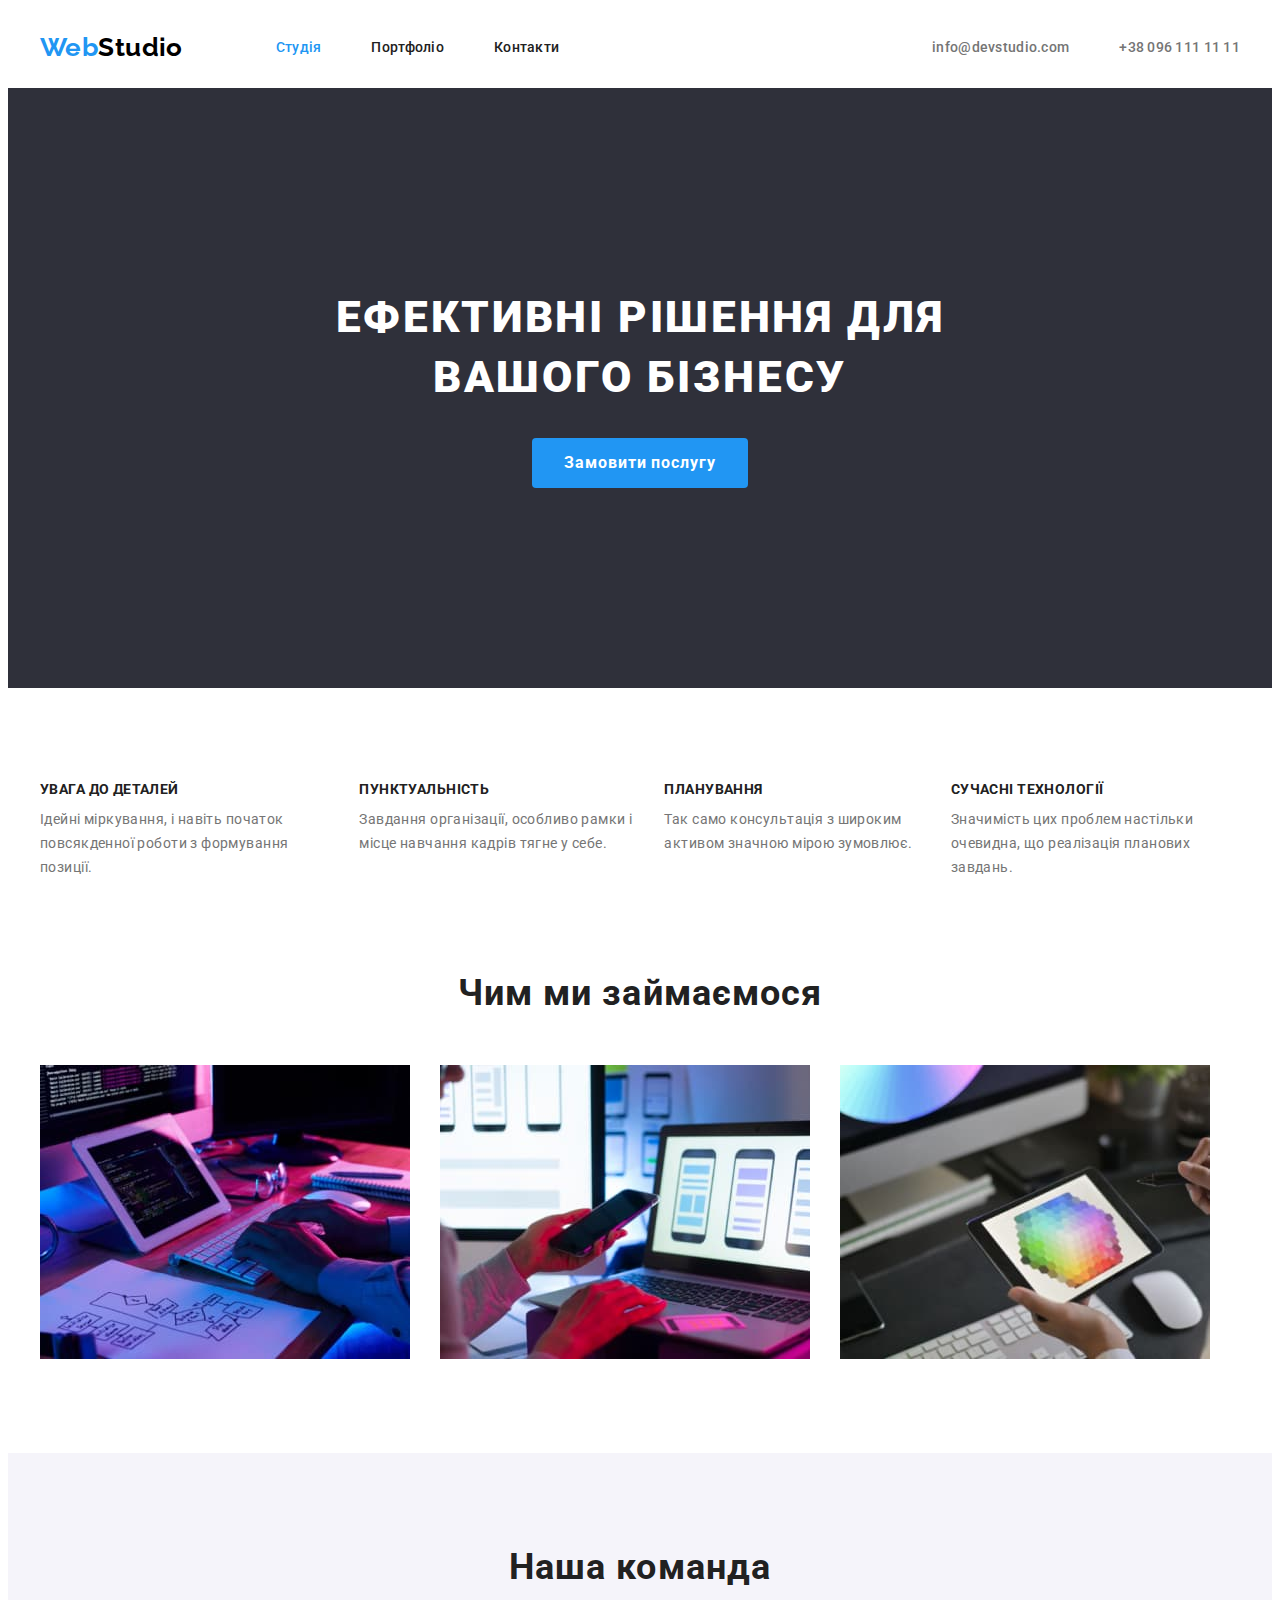
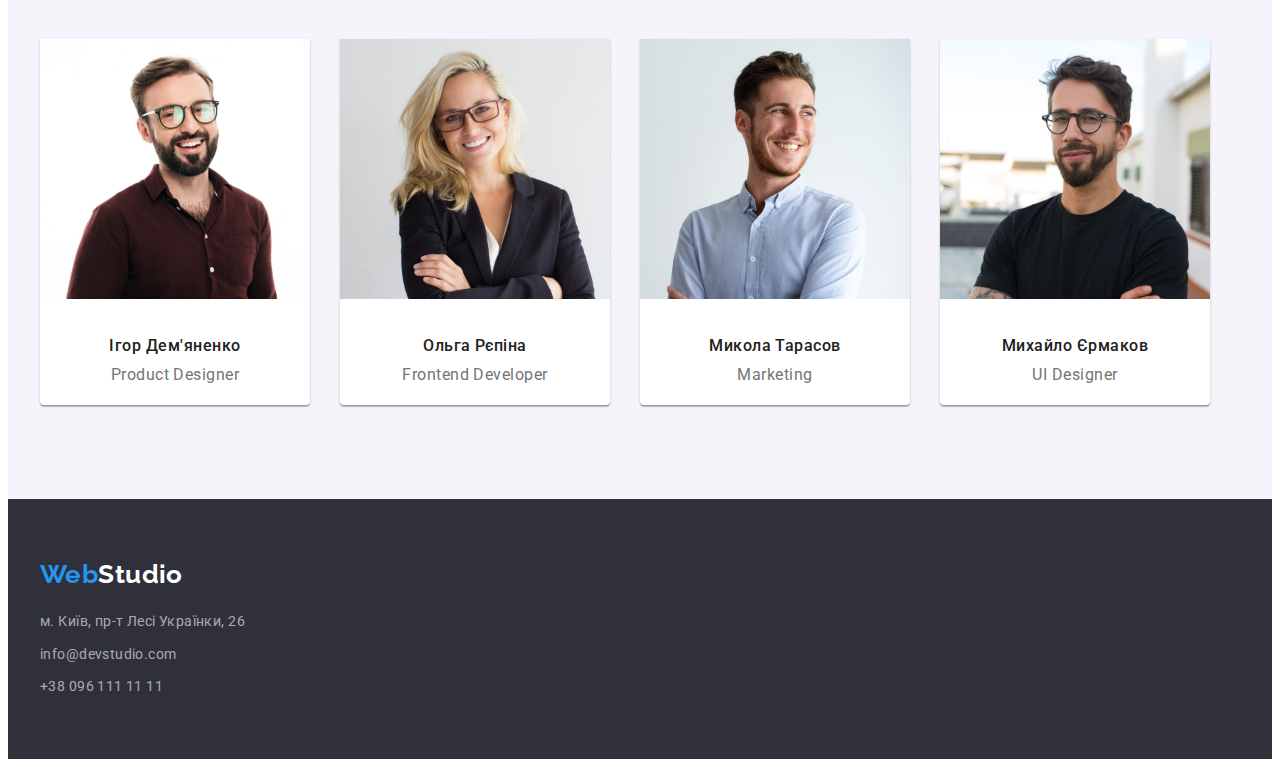
<file: index.html>
<!DOCTYPE html>
<html lang="uk">
  <head>
    <meta charset="UTF-8" />
    <meta http-equiv="X-UA-Compatible" content="IE=edge" />
    <meta name="viewport" content="width=device-width, initial-scale=1.0" />
    <title>WebStudio</title>
    <link rel="preconnect" href="https://fonts.googleapis.com" />
    <link rel="preconnect" href="https://fonts.gstatic.com" crossorigin />
    <link
      href="https://fonts.googleapis.com/css2?family=Raleway:wght@700&family=Roboto:wght@400;500;700;900&display=swap"
      rel="stylesheet"
    />
    <link
      rel="stylesheet"
      href="https://cdnjs.cloudflare.com/ajax/libs/modern-normalize/1.1.0/modern-normalize.min.css"
      integrity="sha512-wpPYUAdjBVSE4KJnH1VR1HeZfpl1ub8YT/NKx4PuQ5NmX2tKuGu6U/JRp5y+Y8XG2tV+wKQpNHVUX03MfMFn9Q=="
      crossorigin="anonymous"
      referrerpolicy="no-referrer"
    />
    <link rel="stylesheet" href="./css/styles.css" />
  </head>
  <body>
    <header>
      <div class="container main-nav">
        <nav class="nav-list">
          <a lang="en" href="./index.html" class="logo"
            >Web<span class="nav-color">Studio</span>
          </a>
          <ul class="site-nav list">
            <li class="item"><a href="./index.html" class="link current">Студія</a></li>
            <li class="item"><a href="./portfolio.html" class="link">Портфоліо</a></li>
            <li class="item"><a href="" class="link">Контакти</a></li>
          </ul>
        </nav>
        <ul class="contact-nav list">
          <li class="item">
            <a href="mailto:info@devstudio.com" class="link">info@devstudio.com</a>
          </li>
          <li class="item"><a href="tel:+380961111111" class="link">+38 096 111 11 11</a></li>
        </ul>
      </div>
    </header>
    <main>
      <!--Hero section-->
      <section class="hero">
        <div class="container-hero">
          <h1 class="hero-title">Ефективні рішення для вашого бізнесу</h1>
          <button type="button" class="button-title">Замовити послугу</button>
        </div>
      </section>

      <!--Секція якості-->
      <section class="section-quality section">
        <h2 class="quality-title unvisible">Якості</h2>
        <div class="container-quality">
          <ul class="list-title list">
            <li class="item-quality">
              <h3 class="title">УВАГА ДО ДЕТАЛЕЙ</h3>
              <p class="quality-text">
                Ідейні міркування, і навіть початок повсякденної роботи з формування позиції.
              </p>
            </li>
            <li class="item-quality">
              <h3 class="title">ПУНКТУАЛЬНІСТЬ</h3>
              <p class="quality-text">
                Завдання організації, особливо рамки і місце навчання кадрів тягне у себе.
              </p>
            </li>
            <li class="item-quality">
              <h3 class="title">ПЛАНУВАННЯ</h3>
              <p class="quality-text">
                Так само консультація з широким активом значною мірою зумовлює.
              </p>
            </li>
            <li class="item-quality">
              <h3 class="title">СУЧАСНІ ТЕХНОЛОГІЇ</h3>
              <p class="quality-text">
                Значимість цих проблем настільки очевидна, що реалізація планових завдань.
              </p>
            </li>
          </ul>
        </div>
      </section>
      <!--Секція послуги-->
      <section class="section-information section">
        <div class="container">
          <h2 class="information-title">Чим ми займаємося</h2>
          <ul class="list list-img">
            <li class="item-project">
              <img src="./images/img1.jpg" alt="людина пише код сайта" width="370" class="img" />
            </li>
            <li class="item-project">
              <img src="./images/img2.jpg" alt="людина малює макет сайта" width="370" class="img" />
            </li>
            <li class="item-project">
              <img
                src="./images/img3.jpg"
                alt="людина робить дизайн сайта"
                width="370"
                class="img"
              />
            </li>
          </ul>
        </div>
      </section>
      <!--Наша команда-->
      <section class="section-team section">
        <div class="container">
          <h2 class="information-title">Наша команда</h2>
          <ul class="list-team list">
            <li class="cards">
              <img
                src="./images/product-designer.jpg"
                alt="Ігор Дем'яненко фото"
                width="270"
                class="img-cards"
              />
              <h3 class="team-title item">Ігор Дем'яненко</h3>
              <p class="team-text item" lang="en">Product Designer</p>
            </li>
            <li class="cards">
              <img
                src="./images/frontend-developer.jpg"
                alt="Ольга Рєпіна фото"
                width="270"
                class="img-cards"
              />
              <h3 class="team-title item">Ольга Рєпіна</h3>
              <p class="team-text item" lang="en">Frontend Developer</p>
            </li>
            <li class="cards">
              <img
                src="./images/marketing.jpg"
                alt="Микола Тарасов фото"
                width="270"
                class="img-cards"
              />
              <h3 class="team-title item">Микола Тарасов</h3>
              <p class="team-text item" lang="en">Marketing</p>
            </li>
            <li class="cards">
              <img
                src="./images/ul-designer.jpg"
                alt="Михайло Єрмаков фото"
                width="270"
                class="img-cards"
              />
              <h3 class="team-title item">Михайло Єрмаков</h3>
              <p class="team-text item" lang="en">UI Designer</p>
            </li>
          </ul>
        </div>
      </section>
    </main>

    <!--Контакти-->
    <footer class="section-footer contact">
      <div class="container">
        <a lang="en" href="./index.html" class="logo footer-logo"
          >Web<span class="address-color">Studio</span>
        </a>
        <address>
          <ul class="address-list list">
            <li class="address-link">
              <a
                class="link"
                href="https://goo.gl/maps/1wzfTrZcwWFu8a3X7"
                target="_blank"
                rel="noopener noreferrer nofollow"
              >
                м. Київ, пр-т Лесі Українки, 26</a
              >
            </li>
            <li class="address-link">
              <a class="link" href="mailto:info@devstudio.com">info@devstudio.com</a>
            </li>
            <li class="address-link">
              <a class="link" href="tel:+380961111111">+38 096 111 11 11</a>
            </li>
          </ul>
        </address>
      </div>
    </footer>
  </body>
</html>
</file>
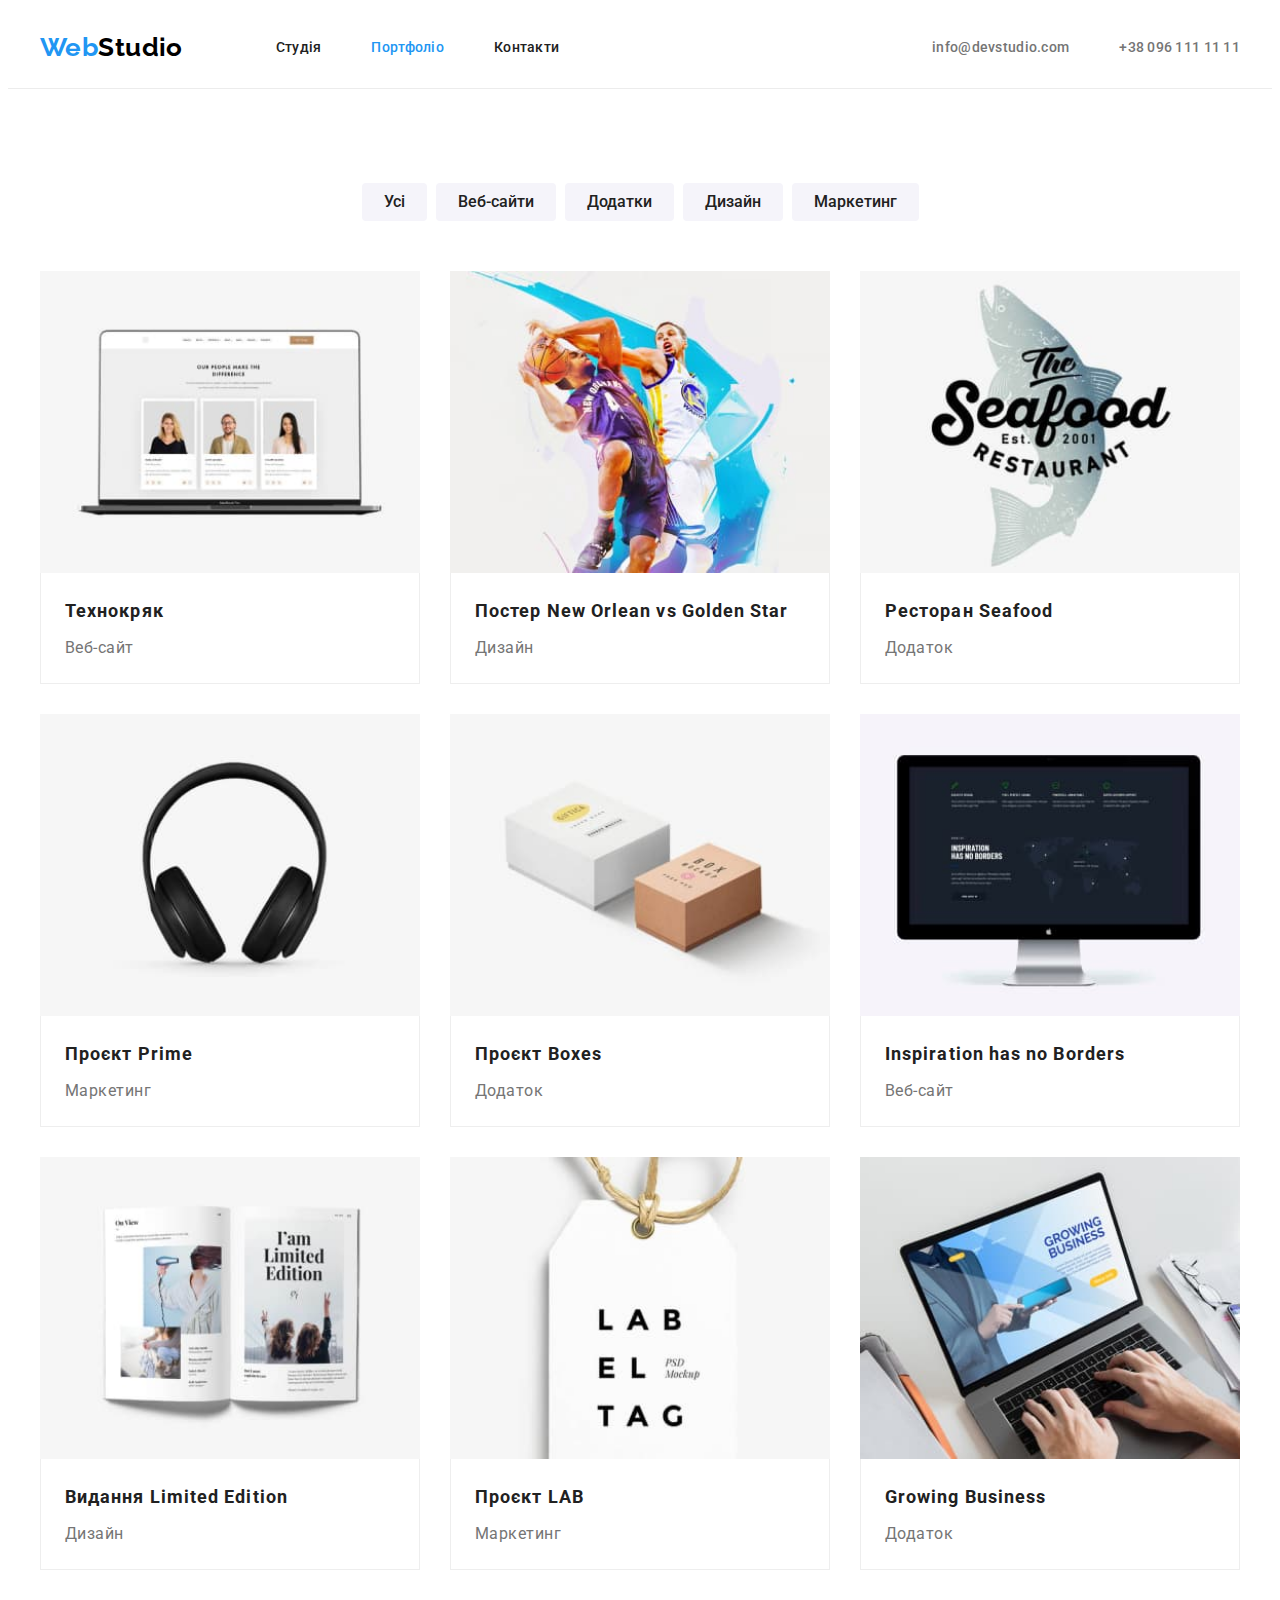
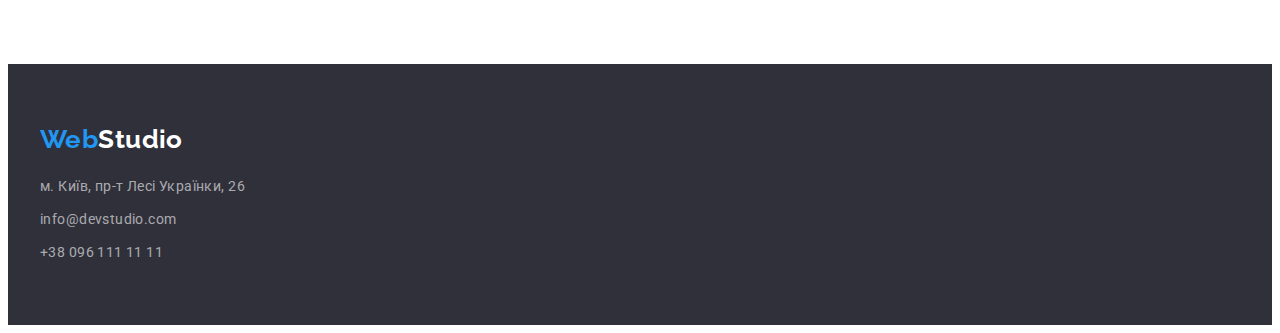
<file: portfolio.html>
<!DOCTYPE html>
<html lang="uk">
  <head>
    <meta charset="UTF-8" />
    <meta http-equiv="X-UA-Compatible" content="IE=edge" />
    <meta name="viewport" content="width=device-width, initial-scale=1.0" />
    <title>WebStudio</title>
    <link rel="preconnect" href="https://fonts.googleapis.com" />
    <link rel="preconnect" href="https://fonts.gstatic.com" crossorigin />
    <link
      href="https://fonts.googleapis.com/css2?family=Raleway:wght@700&family=Roboto:wght@400;500;700;900&display=swap"
      rel="stylesheet"
    />
    <link
      rel="stylesheet"
      href="https://cdnjs.cloudflare.com/ajax/libs/modern-normalize/1.1.0/modern-normalize.min.css"
      integrity="sha512-wpPYUAdjBVSE4KJnH1VR1HeZfpl1ub8YT/NKx4PuQ5NmX2tKuGu6U/JRp5y+Y8XG2tV+wKQpNHVUX03MfMFn9Q=="
      crossorigin="anonymous"
      referrerpolicy="no-referrer"
    />
    <link rel="stylesheet" href="./css/styles.css" />
  </head>
  <body>
    <header class="header">
      <div class="container main-nav">
        <nav class="nav-list">
          <a lang="en" href="./index.html" class="logo"
            >Web<span class="nav-color">Studio</span>
          </a>
          <ul class="site-nav list">
            <li class="item"><a href="./index.html" class="link">Студія</a></li>
            <li class="item"><a href="./portfolio.html" class="link current">Портфоліо</a></li>
            <li class="item"><a href="" class="link">Контакти</a></li>
          </ul>
        </nav>
        <ul class="contact-nav list">
          <li class="item">
            <a href="mailto:info@devstudio.com" class="link">info@devstudio.com</a>
          </li>
          <li class="item"><a href="tel:+380961111111" class="link">+38 096 111 11 11</a></li>
        </ul>
      </div>
    </header>
    <main>
      <!--Портфоліо-->
      <section class="portfolio-section">
        <h1 class="unvisible">Портфоліо</h1>
        <div class="container">
          <ul class="list-btn list">
            <li class="item"><button type="button" class="button-filter">Усі</button></li>
            <li class="item"><button type="button" class="button-filter">Веб-сайти</button></li>
            <li class="item"><button type="button" class="button-filter">Додатки</button></li>
            <li class="item"><button type="button" class="button-filter">Дизайн</button></li>
            <li class="item"><button type="button" class="button-filter">Маркетинг</button></li>
          </ul>
          <ul class="work-list list">
            <li class="work-item">
              <a href="" target="_blank" rel="noopener noreferrer" class="list-link">
                <img src="./images-portfolio/img1.jpg" alt="ноутбук" width="370" class="work-img" />
                <div class="border">
                  <h2 class="portfolio-title">Технокряк</h2>
                  <p class="portfolio-text">Веб-сайт</p>
                </div>
              </a>
            </li>
            <li class="work-item">
              <a href="" target="_blank" rel="noopener noreferrer" class="list-link"
                ><img
                  src="./images-portfolio/img2.jpg"
                  alt="два чоловіка грають в баскетбол"
                  width="370"
                  class="work-img"
                />
                <div class="border">
                  <h2 class="portfolio-title">Постер New Orlean vs Golden Star</h2>
                  <p class="portfolio-text">Дизайн</p>
                </div>
              </a>
            </li>
            <li class="work-item">
              <a href="" target="_blank" rel="noopener noreferrer" class="list-link"
                ><img
                  src="./images-portfolio/img3.jpg"
                  alt="логотип риби з назвою ресторану"
                  width="370"
                  class="work-img"
                />
                <div class="border">
                  <h2 class="portfolio-title">Ресторан Seafood</h2>
                  <p class="portfolio-text">Додаток</p>
                </div>
              </a>
            </li>
            <li class="work-item">
              <a href="" target="_blank" rel="noopener noreferrer" class="list-link"
                ><img
                  src="./images-portfolio/img4.jpg"
                  alt="навушники"
                  width="370"
                  class="work-img"
                />
                <div class="border">
                  <h2 class="portfolio-title">Проєкт Prime</h2>
                  <p class="portfolio-text">Маркетинг</p>
                </div>
              </a>
            </li>
            <li class="work-item">
              <a href="" target="_blank" rel="noopener noreferrer" class="list-link"
                ><img
                  src="./images-portfolio/img5.jpg"
                  alt="два бокси, коричневий та білий"
                  width="370"
                  class="work-img"
                />
                <div class="border">
                  <h2 class="portfolio-title">Проєкт Boxes</h2>
                  <p class="portfolio-text">Додаток</p>
                </div>
              </a>
            </li>
            <li class="work-item">
              <a href="" target="_blank" rel="noopener noreferrer" class="list-link"
                ><img
                  src="./images-portfolio/img6.jpg"
                  alt="монітор компьютера"
                  width="370"
                  class="work-img"
                />
                <div class="border">
                  <h2 class="portfolio-title">Inspiration has no Borders</h2>
                  <p class="portfolio-text">Веб-сайт</p>
                </div>
              </a>
            </li>
            <li class="work-item">
              <a href="" target="_blank" rel="noopener noreferrer" class="list-link"
                ><img src="./images-portfolio/img7.jpg" alt="книга" width="370" class="work-img" />
                <div class="border">
                  <h2 class="portfolio-title">Видання Limited Edition</h2>
                  <p class="portfolio-text">Дизайн</p>
                </div>
              </a>
            </li>
            <li class="work-item">
              <a href="" target="_blank" rel="noopener noreferrer" class="list-link"
                ><img
                  src="./images-portfolio/img8.jpg"
                  alt="етикетка"
                  width="370"
                  class="work-img"
                />
                <div class="border">
                  <h2 class="portfolio-title">Проєкт LAB</h2>
                  <p class="portfolio-text">Маркетинг</p>
                </div>
              </a>
            </li>
            <li class="work-item">
              <a href="" target="_blank" rel="noopener noreferrer" class="list-link"
                ><img
                  src="./images-portfolio/img9.jpg"
                  alt="ноутбук"
                  width="370"
                  class="work-img"
                />
                <div class="border">
                  <h2 class="portfolio-title">Growing Business</h2>
                  <p class="portfolio-text">Додаток</p>
                </div>
              </a>
            </li>
          </ul>
        </div>
      </section>
    </main>

    <!--Контакти-->
    <footer class="section-footer contact">
      <div class="container">
        <a lang="en" href="./index.html" class="logo footer-logo"
          >Web<span class="address-color">Studio</span>
        </a>
        <address>
          <ul class="address-list list">
            <li class="address-link">
              <a
                class="link"
                href="https://goo.gl/maps/1wzfTrZcwWFu8a3X7"
                target="_blank"
                rel="noopener noreferrer nofollow"
              >
                м. Київ, пр-т Лесі Українки, 26</a
              >
            </li>
            <li class="address-link">
              <a class="link" href="mailto:info@devstudio.com">info@devstudio.com</a>
            </li>
            <li class="address-link">
              <a class="link" href="tel:+380961111111">+38 096 111 11 11</a>
            </li>
          </ul>
        </address>
      </div>
    </footer>
  </body>
</html>
</file>
<file: css/styles.css>
/* цвет основного текста (абзцы) (primary) #757575 */
/* вторичны цвет текста (заголовки) (title) #212121; */
/* акцент (выделения голубым) (accent-text) #2196F3; */
/*основной фон (якости, чем занимаемся) 
(primary-background-color) #F5F5F5 */
/* второстепенный фон (наша команда)
(secondary-background-color) #F5F4FA */
/*дополнительный цвет текста (Stydio)
(secondary-text-color) #000000*/

:root {
  --primary-text-color: #757575;
  --title-text-color: #212121;
  --accent-text-color: #2196f3;
  --primary-background-color: #ffffff;
  --secondary-background-color: #f5f4fa;
  --secondary-background-studio: #2f303a;
  --secondary-text-color: #000000;
  --background-color: #f5f5f5;
}

h1,
h2,
h3,
h4,
h5,
h6,
ul,
p {
  margin: 0;
}

ul {
  padding-left: 0;
}

/* {
  outline: 1px solid red;
}*/

.list {
  list-style: none;
}
.header {
  border-bottom: 1px solid #ececec;
}

.container {
  max-width: 1200px;
  margin: 0 auto;
  padding-left: 15px;
  padding-right: 15px;
}

.main-nav {
  display: flex;
}

body {
  color: var(--primary-text-color);
  background-color: var(--primary-background-color);
  font-family: Roboto, sans-serif;
  font-size: 14px;
  line-height: 1.71;
  letter-spacing: 0.03em;
}

.nav-list {
  display: flex;
}

.logo {
  color: var(--accent-text-color);
  font-family: Raleway, sans-serif;
  font-weight: 700;
  font-size: 26px;
  line-height: 1.19;

  text-decoration: none;

  display: block;

  padding-top: 24px;
  padding-bottom: 24px;
  margin-right: 93px;
}
.nav-color {
  color: var(--secondary-text-color);
}

/* site nav */
.site-nav {
  display: flex;
  padding-left: 0;
}

.site-nav .item:not(:last-child) {
  margin-right: 50px;
}

.site-nav .link {
  color: var(--title-text-color);
  font-weight: 500;
  font-size: 14px;
  line-height: 1.14;
  letter-spacing: 0.02em;

  display: block;
  padding-top: 32px;
  padding-bottom: 32px;

  text-decoration: none;
}
.site-nav .link:hover,
.site-nav .link:focus {
  color: var(--accent-text-color);
}

.site-nav .link.current {
  color: var(--accent-text-color);
}
/*contact nav*/

.contact-nav {
  display: flex;
  padding-left: 0;
  margin-left: auto;
}

.contact-nav .link {
  color: var(--primary-text-color);
  font-weight: 500;
  font-size: 14px;
  line-height: 1.14;
  letter-spacing: 0.02em;

  display: block;
  padding-top: 32px;
  padding-bottom: 32px;

  text-decoration: none;
}

.contact-nav .item + .item {
  margin-left: 50px;
}
.contact-nav .link:hover,
.contact-nav .link:focus {
  color: var(--accent-text-color);
}

/* section */

.section {
  padding-top: 94px;
  padding-bottom: 94px;
}

/* Hero*/

.hero {
  background-color: var(--secondary-background-studio);
  padding: 200px 0;
  text-align: center;
}

.container-hero {
  max-width: 1600px;
}

.hero-title {
  color: var(--primary-background-color);
  font-weight: 900;
  font-size: 44px;
  line-height: 1.36;
  text-align: center;
  letter-spacing: 0.06em;
  text-transform: uppercase;
  margin-bottom: 30px;
  max-width: 700px;
  margin-left: auto;
  margin-right: auto;
}
.button-title {
  background: var(--accent-text-color);
  color: var(--primary-background-color);
  font-family: inherit;
  font-weight: 700;
  font-size: 16px;
  text-align: center;
  line-height: 1.88;
  letter-spacing: 0.06em;
  cursor: pointer;
  border-radius: 4px;
  padding: 10px 32px;
  min-width: 216px;
  border: transparent;
}

/*.button-title:hover,
.button-title:focus {
    color: var(--accent-text-color)
}*/

/*Якості*/

.unvisible {
  position: absolute;
  clip: rect(0 0 0 0);
  width: 1px;
  height: 1px;
  margin: -1px;
}

.container-quality {
  max-width: 1200px;
  margin: 0 auto;
}

.list-title {
  display: flex;
  padding: 0;
  margin: 0;
}

.list-title .title {
  color: var(--title-text-color);
  font-weight: 700;
  font-size: 14px;
  line-height: 1.14;
  letter-spacing: 0.03em;
  text-transform: uppercase;
}

.title {
  margin-bottom: 10px;
}

.list-title .item-quality + .item-quality {
  margin-left: 30px;
}

/*Заголовки h2*/

.information-title {
  color: var(--title-text-color);
  font-weight: 700;
  font-size: 36px;
  line-height: 1.16;
  text-align: center;
  letter-spacing: 0.03em;
  margin-bottom: 50px;
}

/*Секція послуги*/

.section-information {
  padding-top: 0;
}

.img {
  display: block;
  margin: 0;
}

.list-img {
  display: flex;
  padding: 0;
}

.list-img .item-project + .item-project {
  margin-left: 30px;
}

/*Команда*/

.list-team {
  display: flex;
  padding: 0;
}

.list-team .cards + .cards {
  margin-left: 30px;
}

.cards .item {
  text-align: center;
}

.img-cards {
  margin-bottom: 30px;
}

.section-team {
  background: var(--secondary-background-color);
}

.team-title {
  color: var(--title-text-color);
  font-weight: 500;
  font-size: 16px;
  line-height: 1.18;
  letter-spacing: 0.03em;
  text-align: center;
  margin-bottom: 10px;
}

.team-text {
  font-size: 16px;
  line-height: 1.18;
  letter-spacing: 0.03em;
  margin-bottom: 20px;
}

.cards {
  background: var(--primary-background-color);
  box-shadow: 0px 1px 3px rgba(0, 0, 0, 0.12), 0px 1px 1px rgba(0, 0, 0, 0.14),
    0px 2px 1px rgba(0, 0, 0, 0.2);
  border-radius: 0px 0px 4px 4px;
}

/*Контакти*/
.contact {
  padding-top: 60px;
  padding-bottom: 60px;
  text-align: start;
}
.section-footer {
  background-color: var(--secondary-background-studio);
}

.footer-logo {
  margin: 0;
}

.section-footer .logo {
  margin-bottom: 20px;
  padding: 0;
}

.address-color {
  color: var(--primary-background-color);
}

.address-list .link {
  color: rgba(255, 255, 255, 0.6);
  font-style: normal;
  font-size: 14px;
  line-height: 1.71;
  letter-spacing: 0.03em;
  text-decoration: none;
}

.address-list .address-link + .address-link {
  margin-top: 9px;
}

.address-list {
  padding: 0;
}

.address-list .link:hover,
.address-list .link:focus {
  color: var(--primary-background-color);
}

/* Портфоліо */

.button-filter {
  color: var(--title-text-color);
  background: var(--secondary-background-color);
  font-family: inherit;
  font-weight: 500;
  font-size: 16px;
  line-height: 1.62;
  cursor: pointer;

  padding: 6px 22px;
  border-radius: 4px;
  border: none;
}

.button-filter:hover,
.button-filter:focus {
  color: var(--primary-background-color);
  background: var(--accent-text-color);
  box-shadow: 0px 3px 1px rgba(0, 0, 0, 0.1), 0px 1px 2px rgba(0, 0, 0, 0.08),
    0px 2px 2px rgba(0, 0, 0, 0.12);
}

.portfolio-section {
  padding: 94px 0;
}

.list-btn {
  display: flex;
  justify-content: center;
  padding: 0;
}

.list-btn .item + .item {
  margin-left: 9px;
}

.work-list {
  display: flex;
  flex-wrap: wrap;
  margin-top: 50px;
  gap: 30px;

  padding: 0;
}

.work-list .work-item {
  background: var(--primary-background-color);

  flex-basis: calc((100% - 60px) / 3);
}

.border {
  border-bottom: 1px solid #eeeeee;
  border-left: 1px solid #eeeeee;
  border-right: 1px solid #eeeeee;
  padding: 20px 24px 20px 24px;
}

.portfolio-title {
  color: var(--title-text-color);
  font-weight: 700;
  font-size: 18px;
  line-height: 2;
  letter-spacing: 0.06em;
  margin-bottom: 4px;
}

.portfolio-text {
  font-size: 16px;
  line-height: 1.88;
  letter-spacing: 0.03em;
}
.list-link {
  text-decoration: none;
  color: var(--primary-text-color);
  display: block;
  background: var(--primary-background-color);
}

.work-img {
  width: 100%;
  display: block;
}
</file>
